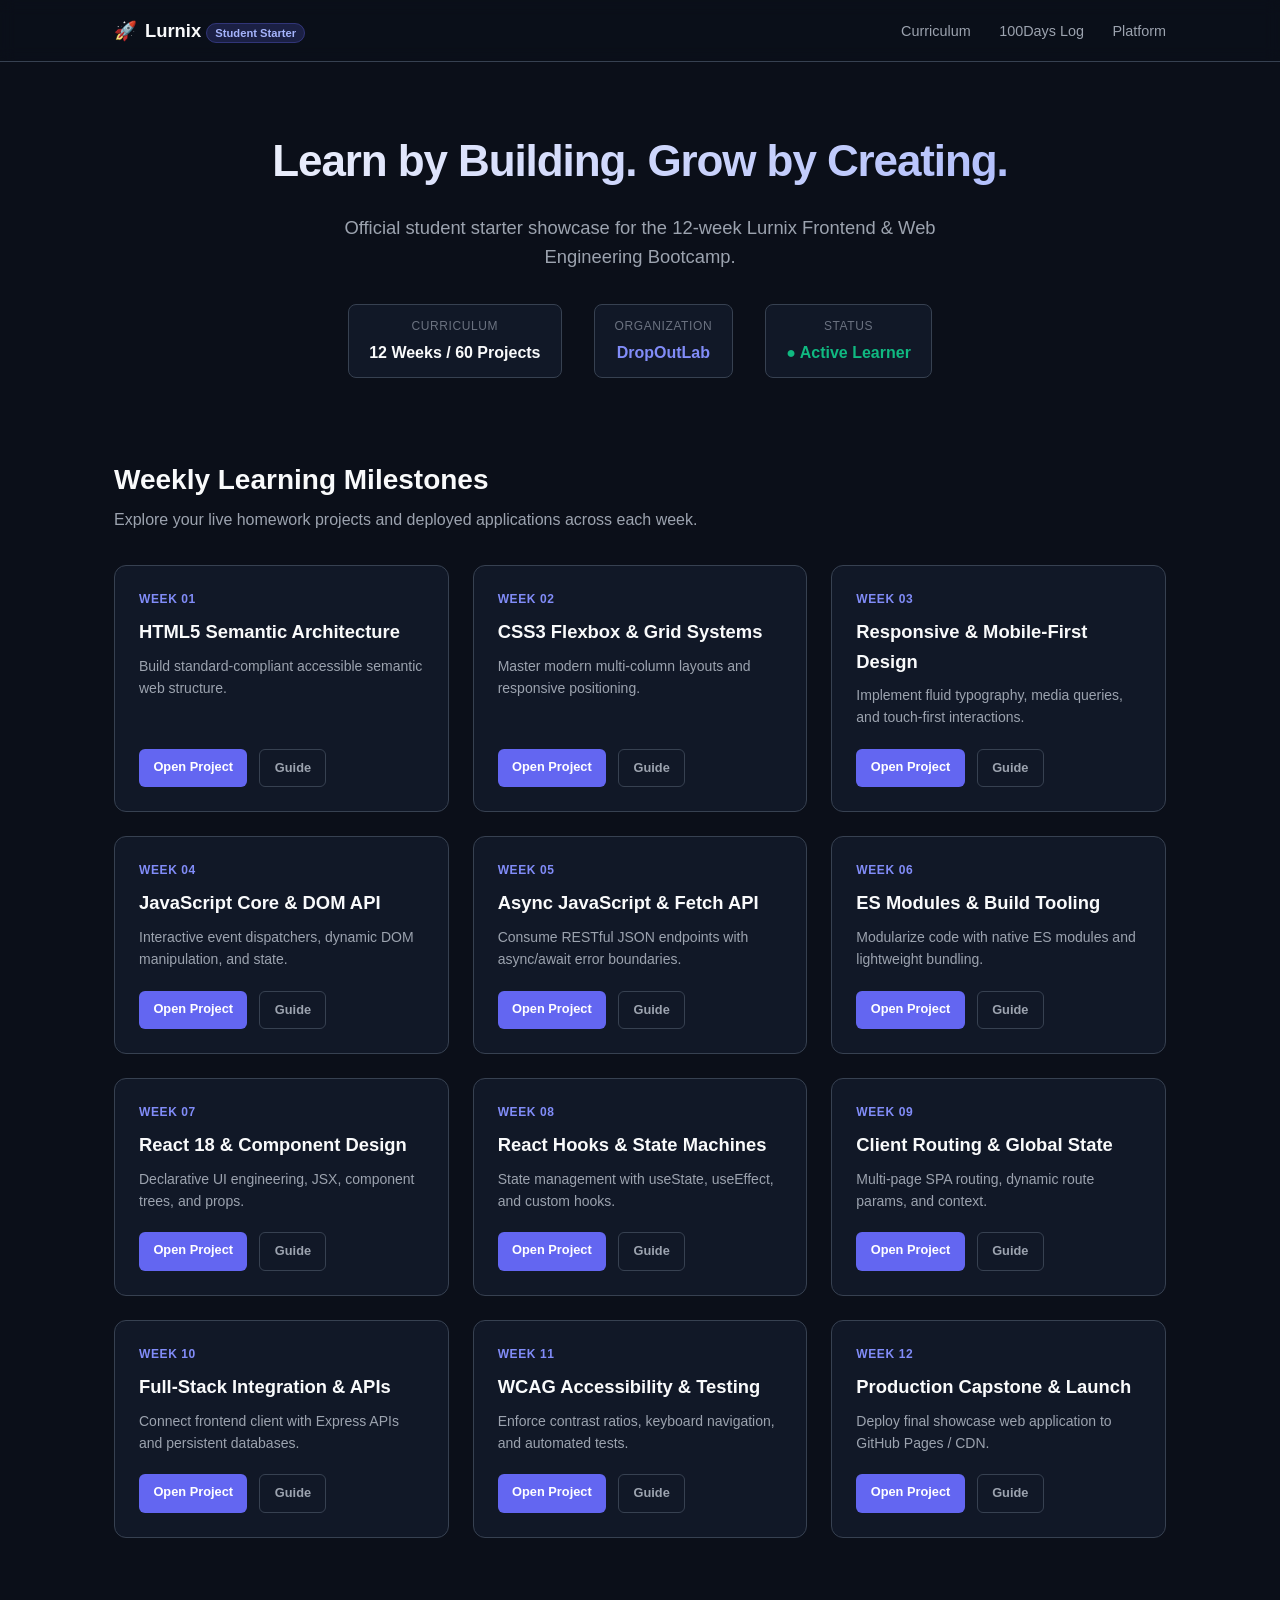
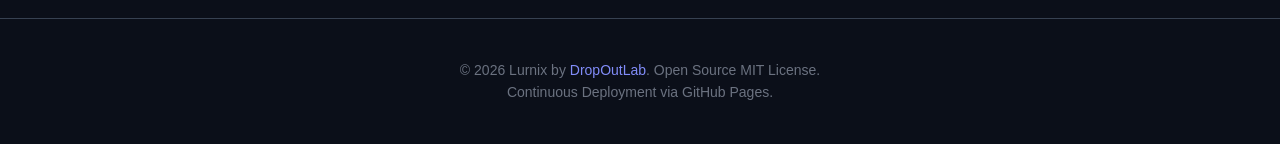
<file: index.html>
<!DOCTYPE html>
<html lang="en">
<head>
  <meta charset="UTF-8">
  <meta name="viewport" content="width=device-width, initial-scale=1.0">
  <title>Lurnix Student Bootcamp Showcase</title>
  <link rel="stylesheet" href="style.css">
</head>
<body>
  <header class="header">
    <div class="container nav-container">
      <div class="logo">
        <span class="logo-icon">🚀</span>
        <span class="logo-text">Lurnix <span class="badge">Student Starter</span></span>
      </div>
      <nav class="nav">
        <a href="#weeks">Curriculum</a>
        <a href="LOG.md">100Days Log</a>
        <a href="https://github.com/dropoutlab-dev/lurnix" target="_blank" rel="noopener">Platform</a>
      </nav>
    </div>
  </header>

  <main class="container main-content">
    <section class="hero">
      <h1 class="hero-title">Learn by Building. Grow by Creating.</h1>
      <p class="hero-subtitle">
        Official student starter showcase for the 12-week Lurnix Frontend & Web Engineering Bootcamp.
      </p>
      <div class="hero-meta">
        <div class="meta-item">
          <span class="meta-label">Curriculum</span>
          <span class="meta-value">12 Weeks / 60 Projects</span>
        </div>
        <div class="meta-item">
          <span class="meta-label">Organization</span>
          <span class="meta-value"><a href="https://github.com/dropoutlab-dev" target="_blank">DropOutLab</a></span>
        </div>
        <div class="meta-item">
          <span class="meta-label">Status</span>
          <span class="meta-value text-success">● Active Learner</span>
        </div>
      </div>
    </section>

    <section id="weeks" class="weeks-section">
      <div class="section-header">
        <h2>Weekly Learning Milestones</h2>
        <p>Explore your live homework projects and deployed applications across each week.</p>
      </div>

      <div class="weeks-grid" id="weeksGrid">
        <!-- Rendered dynamically by app.js -->
      </div>
    </section>
  </main>

  <footer class="footer">
    <div class="container footer-content">
      <p>&copy; 2026 Lurnix by <a href="https://github.com/dropoutlab-dev">DropOutLab</a>. Open Source MIT License.</p>
      <p>Continuous Deployment via GitHub Pages.</p>
    </div>
  </footer>

  <script src="app.js"></script>
</body>
</html>
</file>
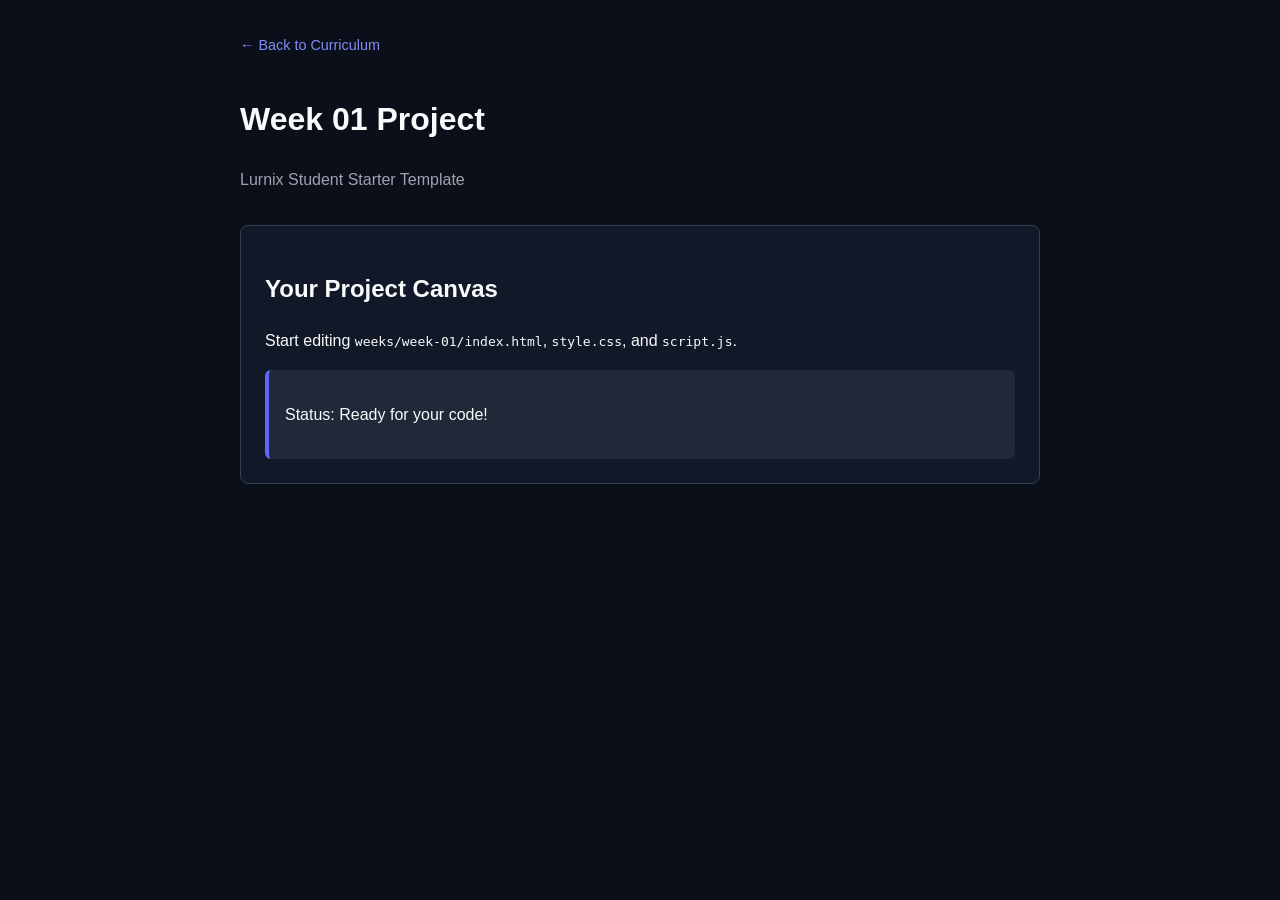
<file: weeks/week-01/index.html>
<!DOCTYPE html>
<html lang="en">
<head>
  <meta charset="UTF-8">
  <meta name="viewport" content="width=device-width, initial-scale=1.0">
  <title>Week 01 Project — Lurnix</title>
  <link rel="stylesheet" href="style.css">
</head>
<body>
  <div class="project-container">
    <header>
      <a href="../../index.html" class="back-link">← Back to Curriculum</a>
      <h1>Week 01 Project</h1>
      <p class="subtitle">Lurnix Student Starter Template</p>
    </header>

    <main class="sandbox-area">
      <div class="card">
        <h2>Your Project Canvas</h2>
        <p>Start editing <code>weeks/week-01/index.html</code>, <code>style.css</code>, and <code>script.js</code>.</p>
        <div id="output" class="output-box">
          <p>Status: Ready for your code!</p>
        </div>
      </div>
    </main>
  </div>
  <script src="script.js"></script>
</body>
</html>
</file>
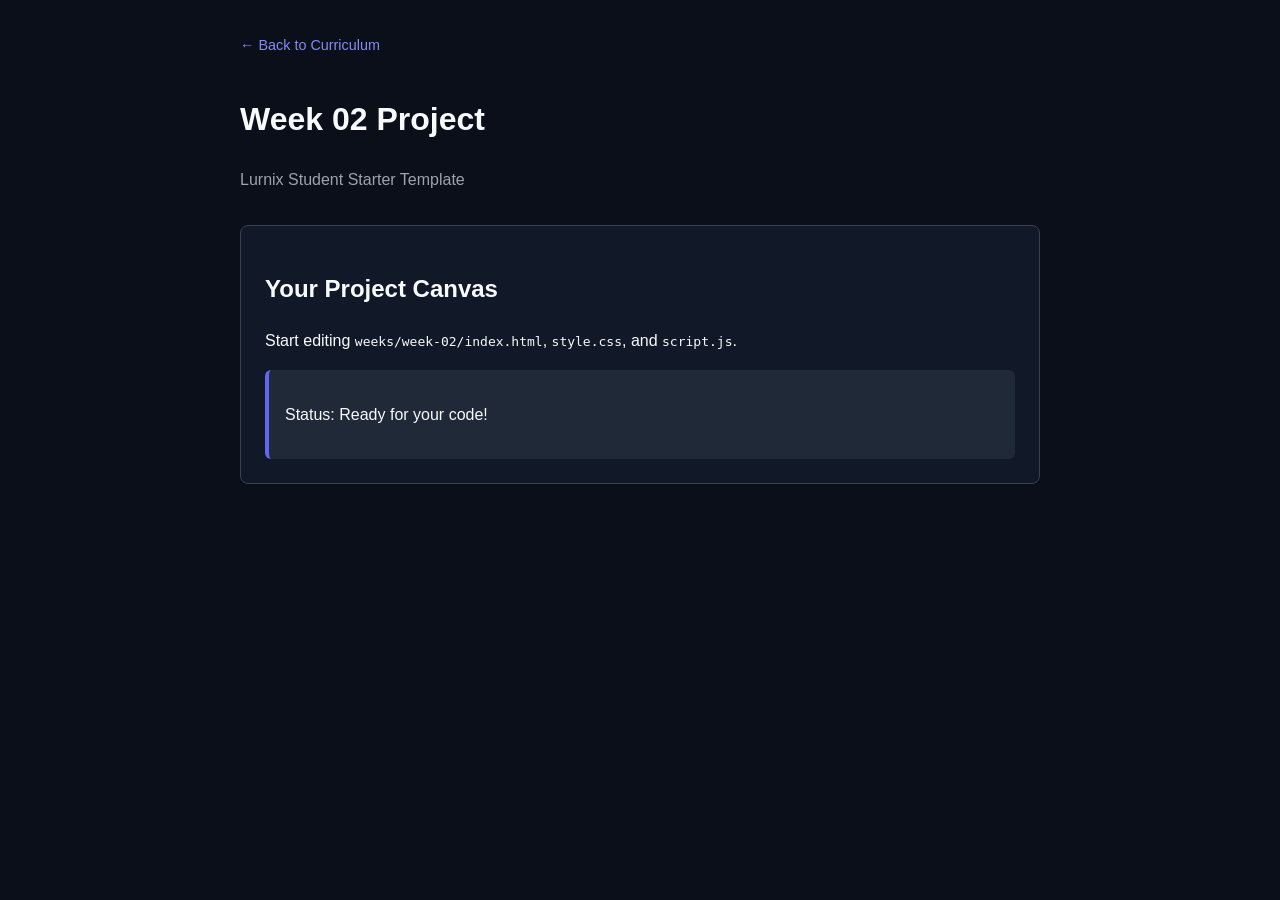
<file: weeks/week-02/index.html>
<!DOCTYPE html>
<html lang="en">
<head>
  <meta charset="UTF-8">
  <meta name="viewport" content="width=device-width, initial-scale=1.0">
  <title>Week 02 Project — Lurnix</title>
  <link rel="stylesheet" href="style.css">
</head>
<body>
  <div class="project-container">
    <header>
      <a href="../../index.html" class="back-link">← Back to Curriculum</a>
      <h1>Week 02 Project</h1>
      <p class="subtitle">Lurnix Student Starter Template</p>
    </header>

    <main class="sandbox-area">
      <div class="card">
        <h2>Your Project Canvas</h2>
        <p>Start editing <code>weeks/week-02/index.html</code>, <code>style.css</code>, and <code>script.js</code>.</p>
        <div id="output" class="output-box">
          <p>Status: Ready for your code!</p>
        </div>
      </div>
    </main>
  </div>
  <script src="script.js"></script>
</body>
</html>
</file>
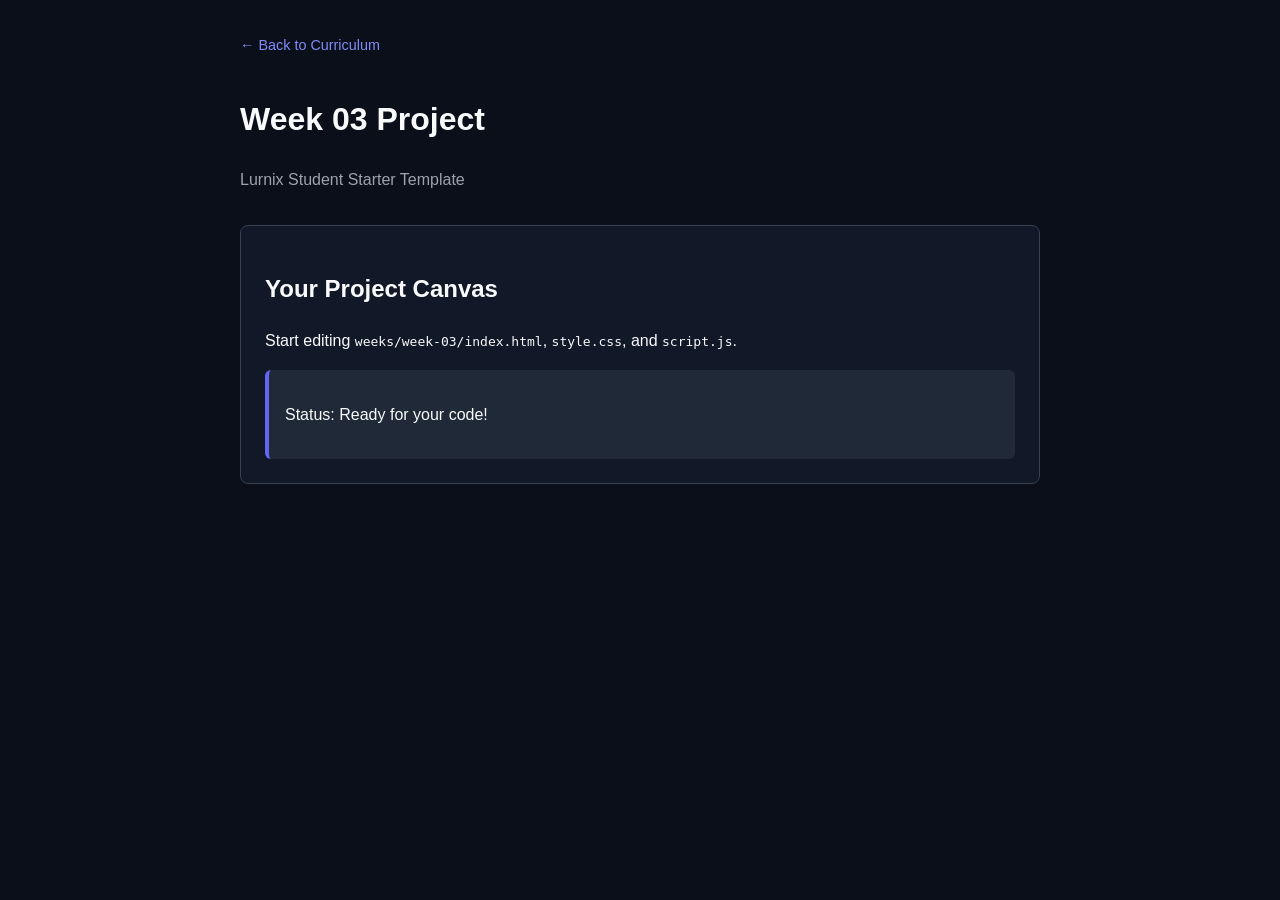
<file: weeks/week-03/index.html>
<!DOCTYPE html>
<html lang="en">
<head>
  <meta charset="UTF-8">
  <meta name="viewport" content="width=device-width, initial-scale=1.0">
  <title>Week 03 Project — Lurnix</title>
  <link rel="stylesheet" href="style.css">
</head>
<body>
  <div class="project-container">
    <header>
      <a href="../../index.html" class="back-link">← Back to Curriculum</a>
      <h1>Week 03 Project</h1>
      <p class="subtitle">Lurnix Student Starter Template</p>
    </header>

    <main class="sandbox-area">
      <div class="card">
        <h2>Your Project Canvas</h2>
        <p>Start editing <code>weeks/week-03/index.html</code>, <code>style.css</code>, and <code>script.js</code>.</p>
        <div id="output" class="output-box">
          <p>Status: Ready for your code!</p>
        </div>
      </div>
    </main>
  </div>
  <script src="script.js"></script>
</body>
</html>
</file>
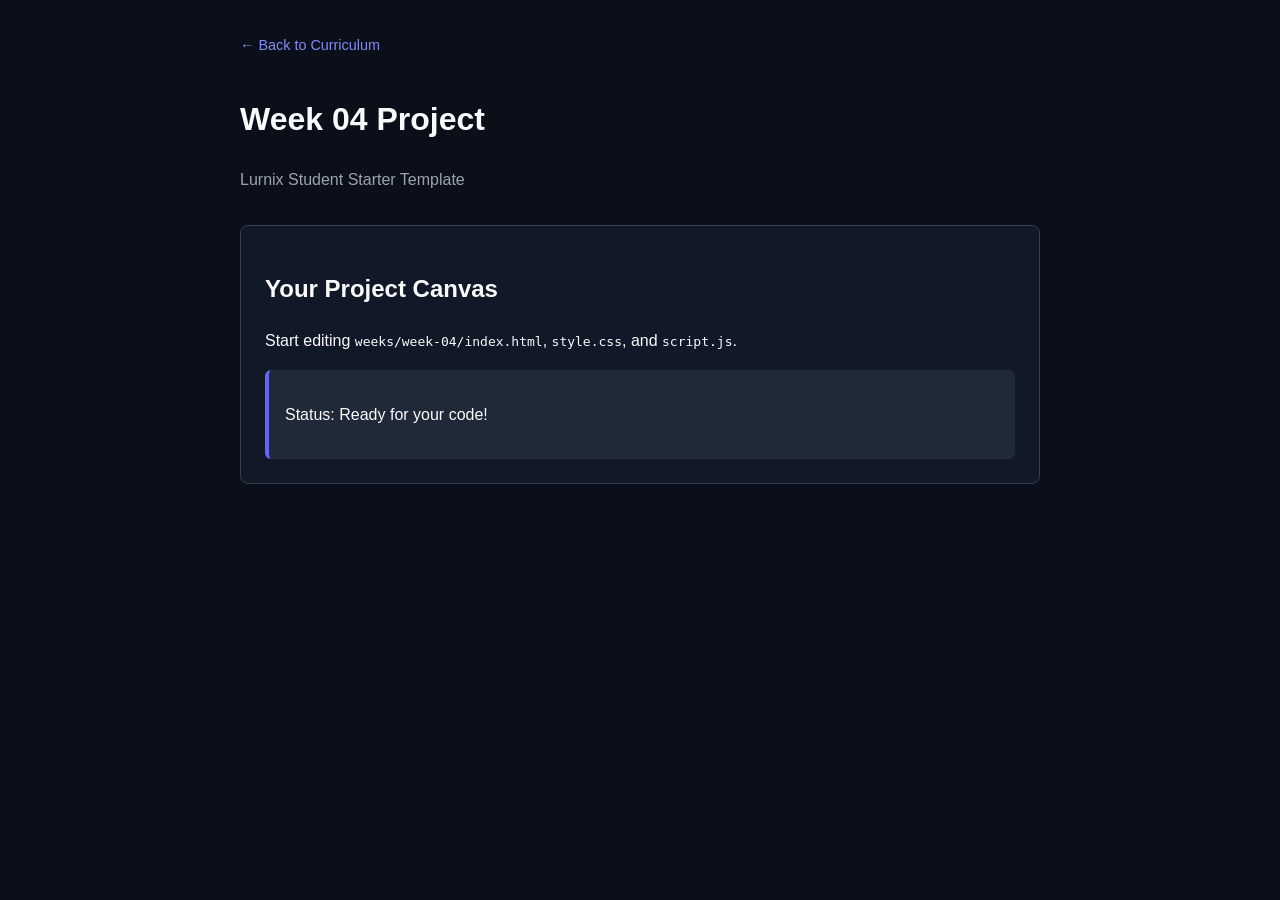
<file: weeks/week-04/index.html>
<!DOCTYPE html>
<html lang="en">
<head>
  <meta charset="UTF-8">
  <meta name="viewport" content="width=device-width, initial-scale=1.0">
  <title>Week 04 Project — Lurnix</title>
  <link rel="stylesheet" href="style.css">
</head>
<body>
  <div class="project-container">
    <header>
      <a href="../../index.html" class="back-link">← Back to Curriculum</a>
      <h1>Week 04 Project</h1>
      <p class="subtitle">Lurnix Student Starter Template</p>
    </header>

    <main class="sandbox-area">
      <div class="card">
        <h2>Your Project Canvas</h2>
        <p>Start editing <code>weeks/week-04/index.html</code>, <code>style.css</code>, and <code>script.js</code>.</p>
        <div id="output" class="output-box">
          <p>Status: Ready for your code!</p>
        </div>
      </div>
    </main>
  </div>
  <script src="script.js"></script>
</body>
</html>
</file>
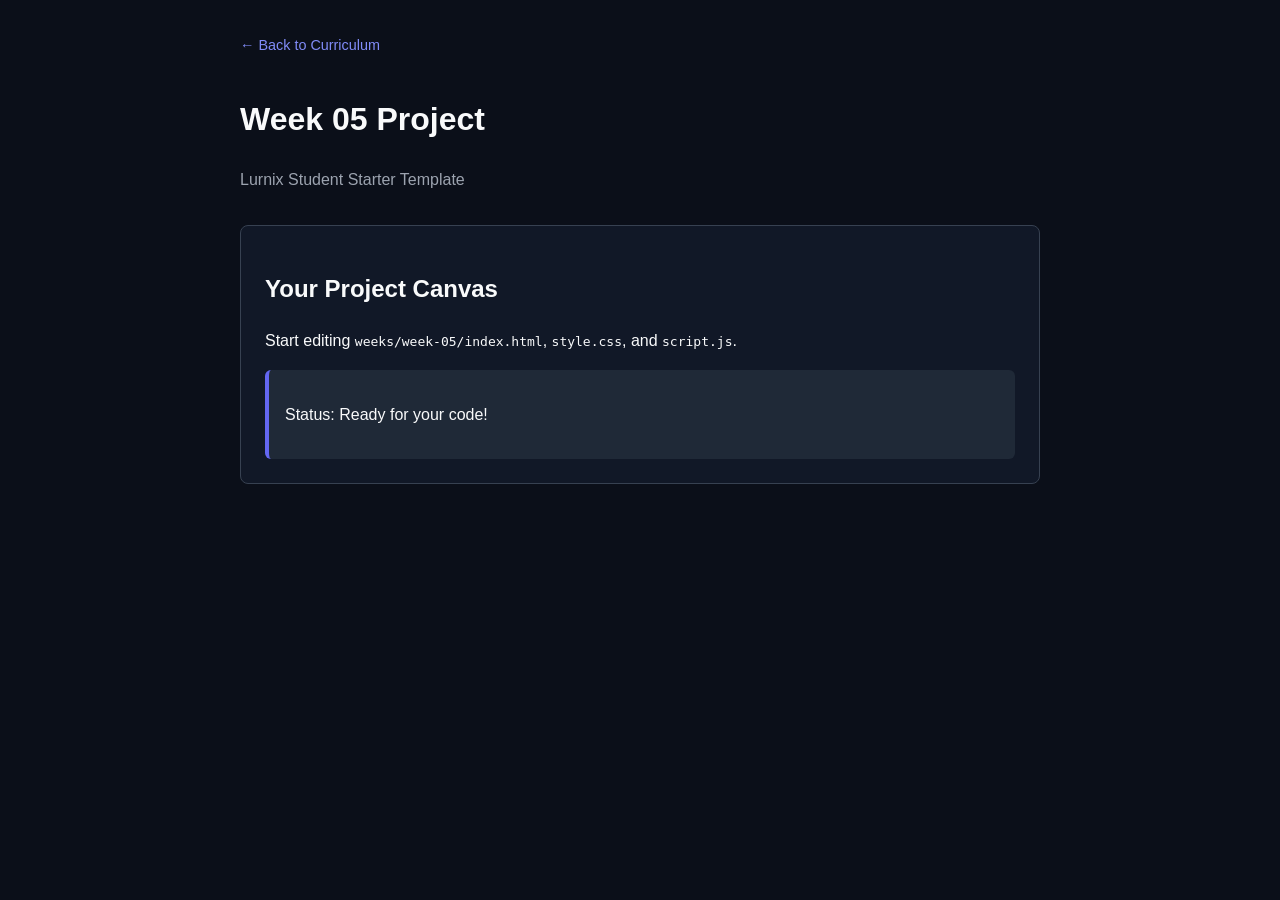
<file: weeks/week-05/index.html>
<!DOCTYPE html>
<html lang="en">
<head>
  <meta charset="UTF-8">
  <meta name="viewport" content="width=device-width, initial-scale=1.0">
  <title>Week 05 Project — Lurnix</title>
  <link rel="stylesheet" href="style.css">
</head>
<body>
  <div class="project-container">
    <header>
      <a href="../../index.html" class="back-link">← Back to Curriculum</a>
      <h1>Week 05 Project</h1>
      <p class="subtitle">Lurnix Student Starter Template</p>
    </header>

    <main class="sandbox-area">
      <div class="card">
        <h2>Your Project Canvas</h2>
        <p>Start editing <code>weeks/week-05/index.html</code>, <code>style.css</code>, and <code>script.js</code>.</p>
        <div id="output" class="output-box">
          <p>Status: Ready for your code!</p>
        </div>
      </div>
    </main>
  </div>
  <script src="script.js"></script>
</body>
</html>
</file>
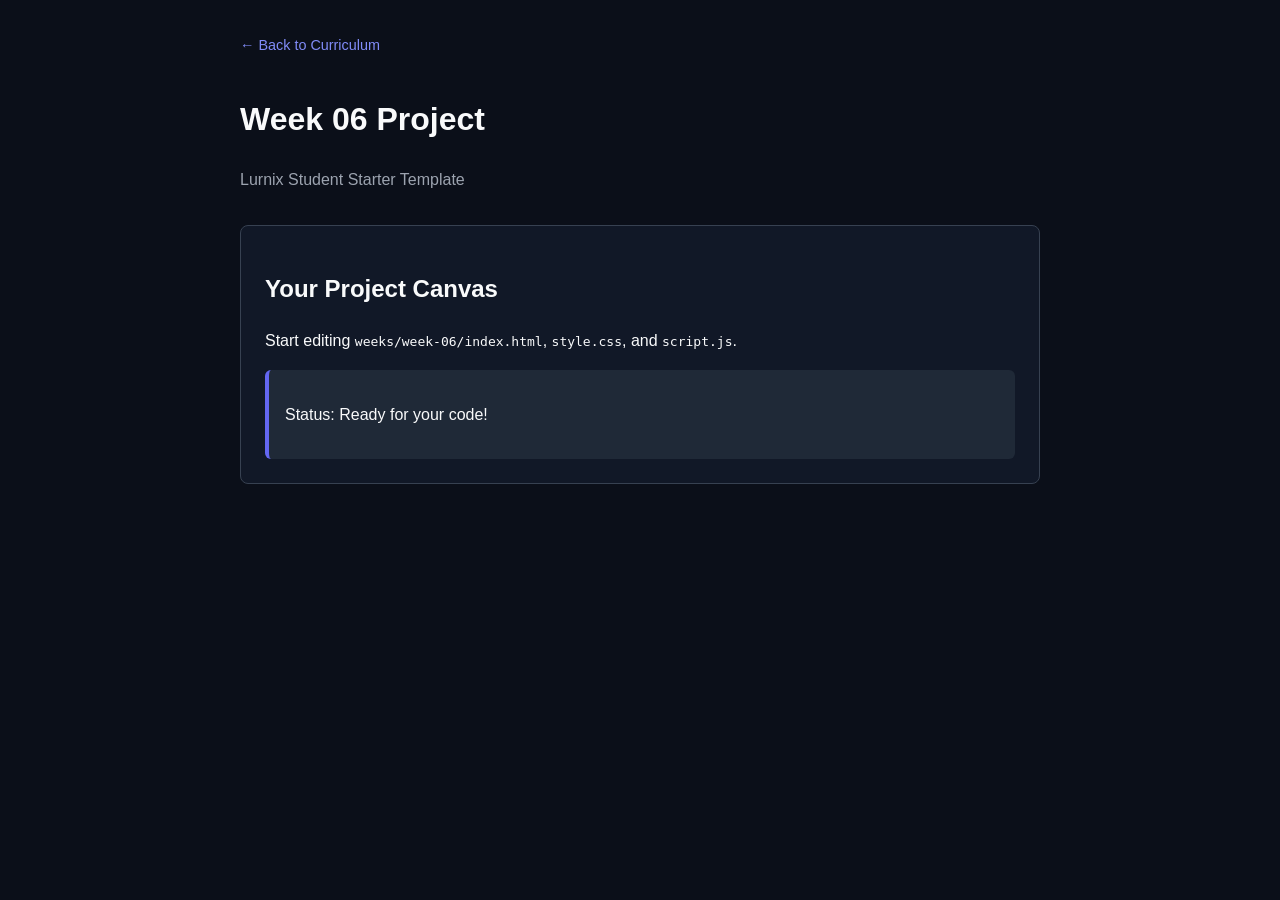
<file: weeks/week-06/index.html>
<!DOCTYPE html>
<html lang="en">
<head>
  <meta charset="UTF-8">
  <meta name="viewport" content="width=device-width, initial-scale=1.0">
  <title>Week 06 Project — Lurnix</title>
  <link rel="stylesheet" href="style.css">
</head>
<body>
  <div class="project-container">
    <header>
      <a href="../../index.html" class="back-link">← Back to Curriculum</a>
      <h1>Week 06 Project</h1>
      <p class="subtitle">Lurnix Student Starter Template</p>
    </header>

    <main class="sandbox-area">
      <div class="card">
        <h2>Your Project Canvas</h2>
        <p>Start editing <code>weeks/week-06/index.html</code>, <code>style.css</code>, and <code>script.js</code>.</p>
        <div id="output" class="output-box">
          <p>Status: Ready for your code!</p>
        </div>
      </div>
    </main>
  </div>
  <script src="script.js"></script>
</body>
</html>
</file>
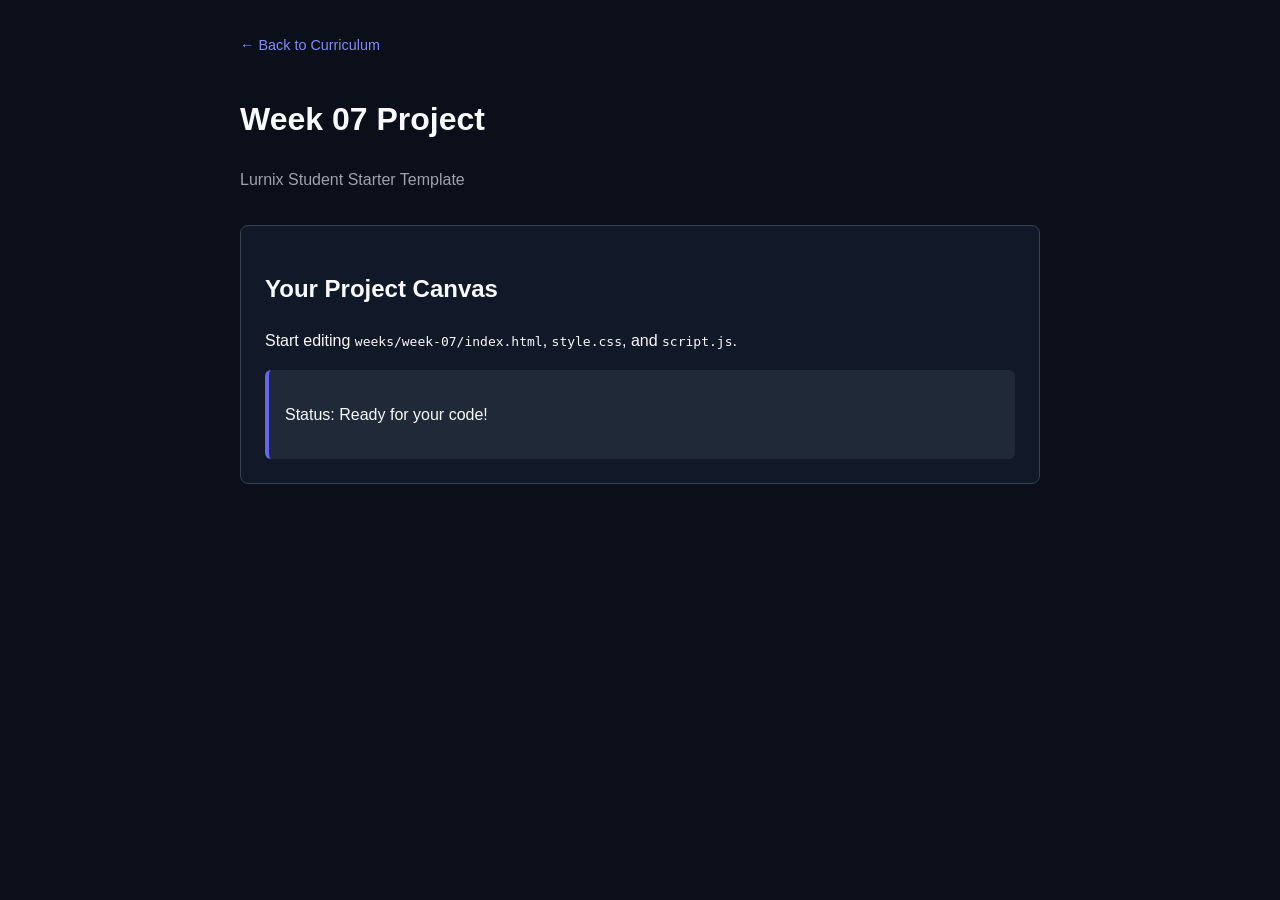
<file: weeks/week-07/index.html>
<!DOCTYPE html>
<html lang="en">
<head>
  <meta charset="UTF-8">
  <meta name="viewport" content="width=device-width, initial-scale=1.0">
  <title>Week 07 Project — Lurnix</title>
  <link rel="stylesheet" href="style.css">
</head>
<body>
  <div class="project-container">
    <header>
      <a href="../../index.html" class="back-link">← Back to Curriculum</a>
      <h1>Week 07 Project</h1>
      <p class="subtitle">Lurnix Student Starter Template</p>
    </header>

    <main class="sandbox-area">
      <div class="card">
        <h2>Your Project Canvas</h2>
        <p>Start editing <code>weeks/week-07/index.html</code>, <code>style.css</code>, and <code>script.js</code>.</p>
        <div id="output" class="output-box">
          <p>Status: Ready for your code!</p>
        </div>
      </div>
    </main>
  </div>
  <script src="script.js"></script>
</body>
</html>
</file>
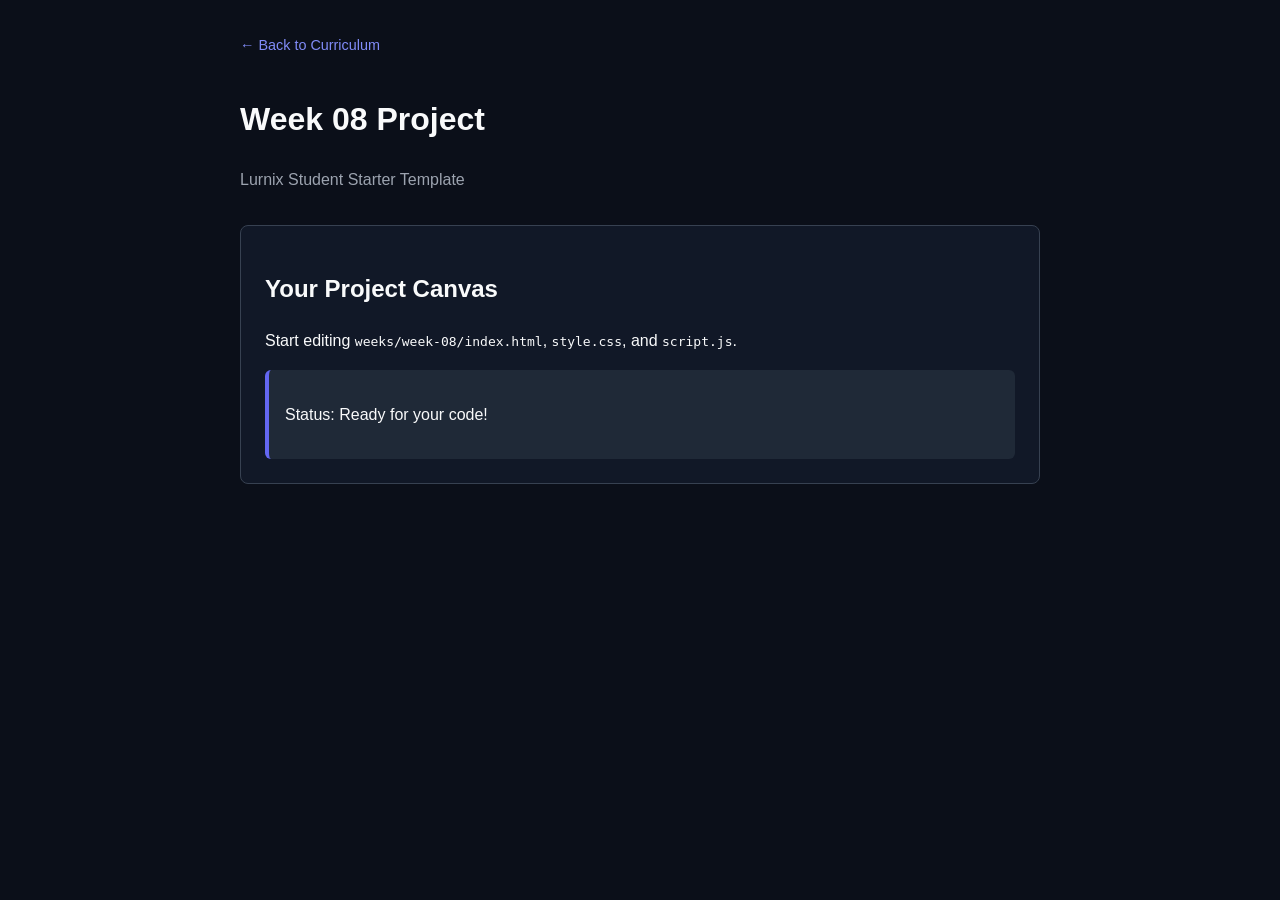
<file: weeks/week-08/index.html>
<!DOCTYPE html>
<html lang="en">
<head>
  <meta charset="UTF-8">
  <meta name="viewport" content="width=device-width, initial-scale=1.0">
  <title>Week 08 Project — Lurnix</title>
  <link rel="stylesheet" href="style.css">
</head>
<body>
  <div class="project-container">
    <header>
      <a href="../../index.html" class="back-link">← Back to Curriculum</a>
      <h1>Week 08 Project</h1>
      <p class="subtitle">Lurnix Student Starter Template</p>
    </header>

    <main class="sandbox-area">
      <div class="card">
        <h2>Your Project Canvas</h2>
        <p>Start editing <code>weeks/week-08/index.html</code>, <code>style.css</code>, and <code>script.js</code>.</p>
        <div id="output" class="output-box">
          <p>Status: Ready for your code!</p>
        </div>
      </div>
    </main>
  </div>
  <script src="script.js"></script>
</body>
</html>
</file>
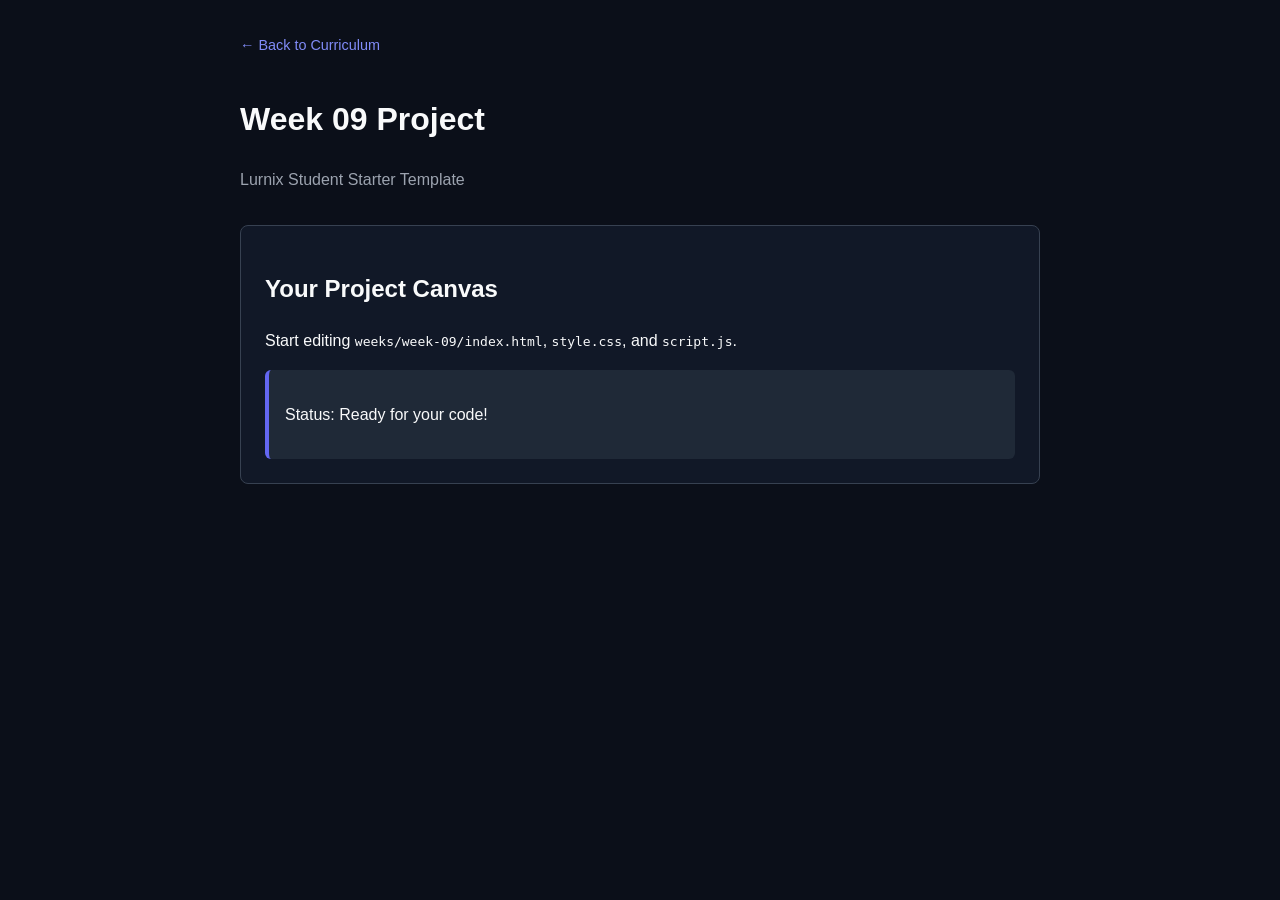
<file: weeks/week-09/index.html>
<!DOCTYPE html>
<html lang="en">
<head>
  <meta charset="UTF-8">
  <meta name="viewport" content="width=device-width, initial-scale=1.0">
  <title>Week 09 Project — Lurnix</title>
  <link rel="stylesheet" href="style.css">
</head>
<body>
  <div class="project-container">
    <header>
      <a href="../../index.html" class="back-link">← Back to Curriculum</a>
      <h1>Week 09 Project</h1>
      <p class="subtitle">Lurnix Student Starter Template</p>
    </header>

    <main class="sandbox-area">
      <div class="card">
        <h2>Your Project Canvas</h2>
        <p>Start editing <code>weeks/week-09/index.html</code>, <code>style.css</code>, and <code>script.js</code>.</p>
        <div id="output" class="output-box">
          <p>Status: Ready for your code!</p>
        </div>
      </div>
    </main>
  </div>
  <script src="script.js"></script>
</body>
</html>
</file>
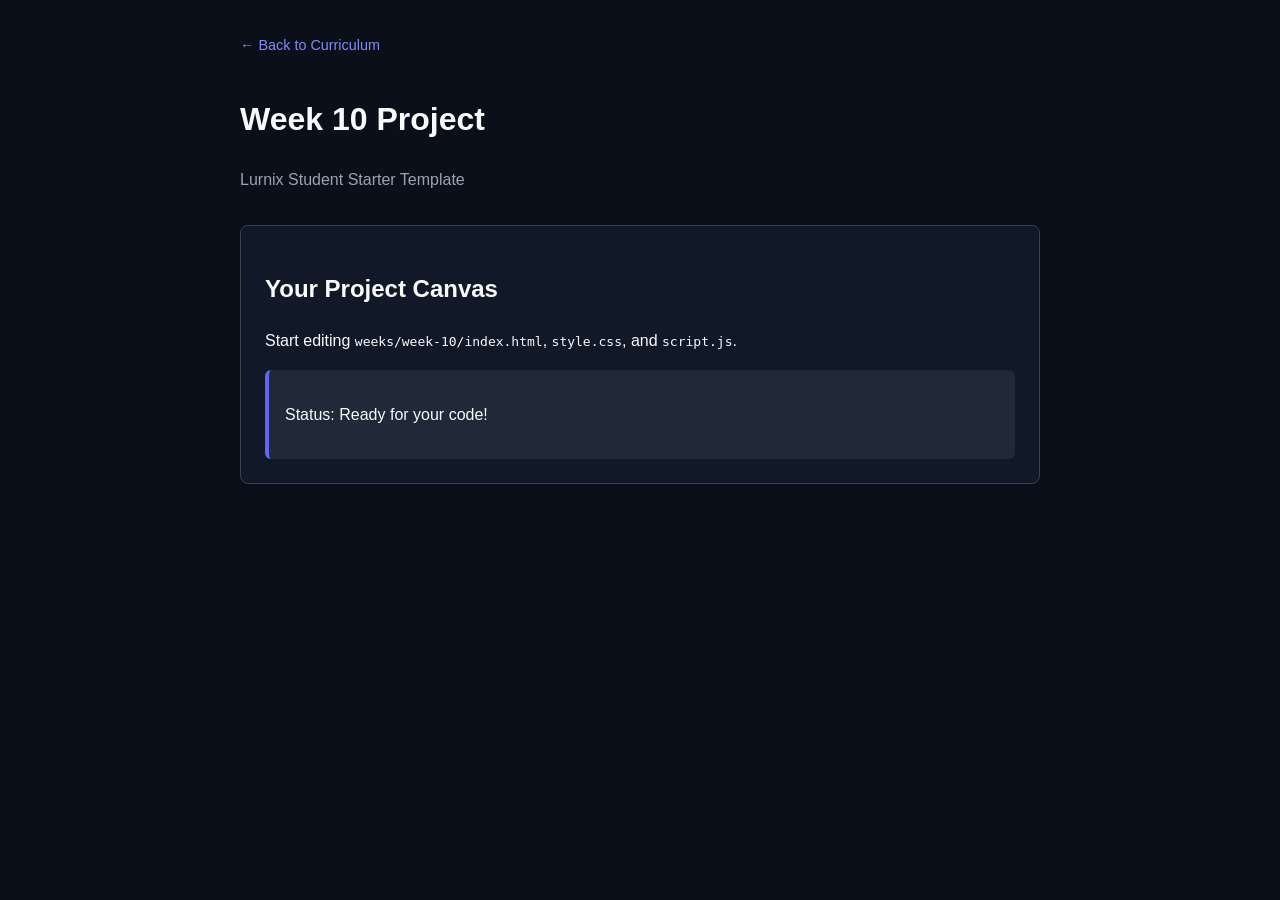
<file: weeks/week-10/index.html>
<!DOCTYPE html>
<html lang="en">
<head>
  <meta charset="UTF-8">
  <meta name="viewport" content="width=device-width, initial-scale=1.0">
  <title>Week 10 Project — Lurnix</title>
  <link rel="stylesheet" href="style.css">
</head>
<body>
  <div class="project-container">
    <header>
      <a href="../../index.html" class="back-link">← Back to Curriculum</a>
      <h1>Week 10 Project</h1>
      <p class="subtitle">Lurnix Student Starter Template</p>
    </header>

    <main class="sandbox-area">
      <div class="card">
        <h2>Your Project Canvas</h2>
        <p>Start editing <code>weeks/week-10/index.html</code>, <code>style.css</code>, and <code>script.js</code>.</p>
        <div id="output" class="output-box">
          <p>Status: Ready for your code!</p>
        </div>
      </div>
    </main>
  </div>
  <script src="script.js"></script>
</body>
</html>
</file>
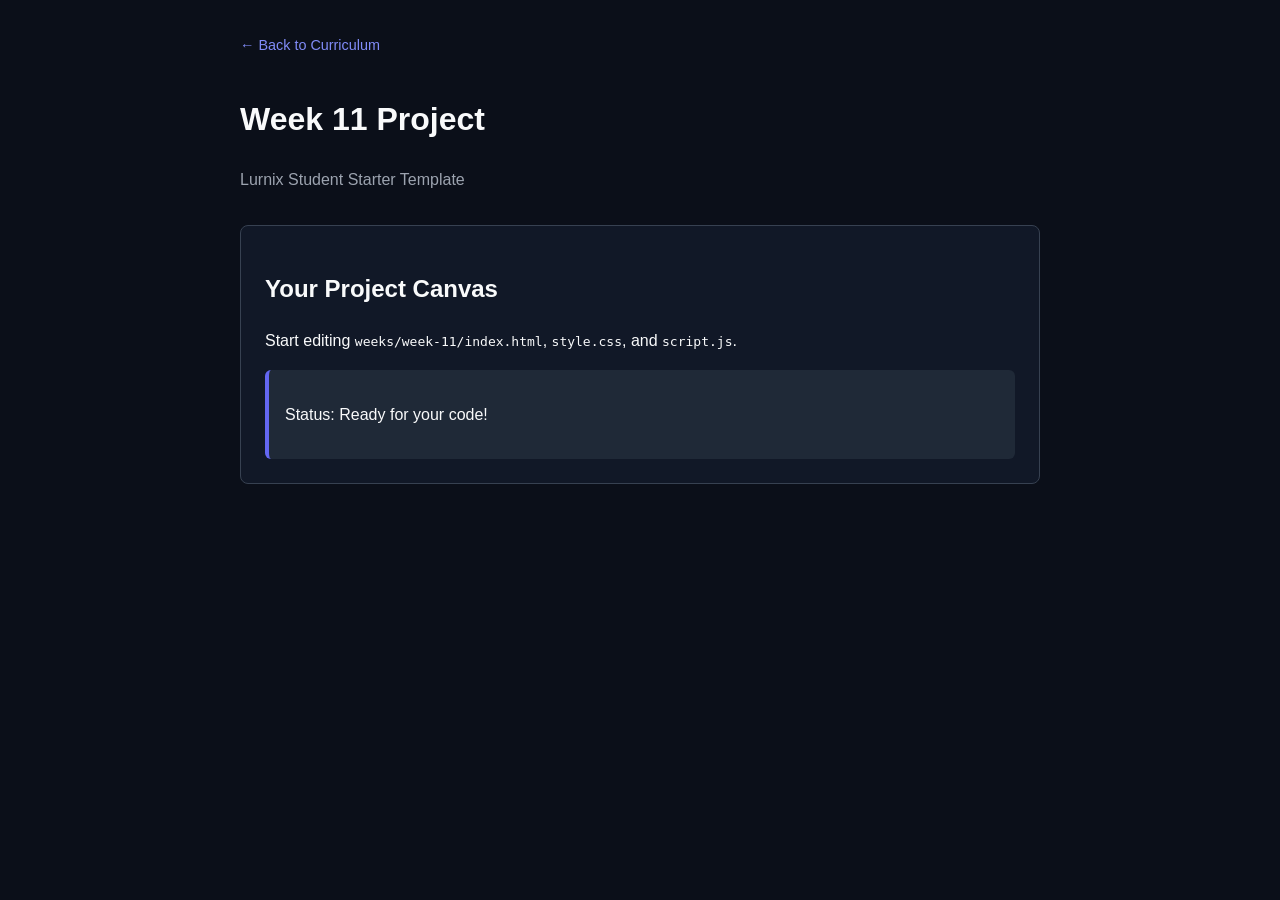
<file: weeks/week-11/index.html>
<!DOCTYPE html>
<html lang="en">
<head>
  <meta charset="UTF-8">
  <meta name="viewport" content="width=device-width, initial-scale=1.0">
  <title>Week 11 Project — Lurnix</title>
  <link rel="stylesheet" href="style.css">
</head>
<body>
  <div class="project-container">
    <header>
      <a href="../../index.html" class="back-link">← Back to Curriculum</a>
      <h1>Week 11 Project</h1>
      <p class="subtitle">Lurnix Student Starter Template</p>
    </header>

    <main class="sandbox-area">
      <div class="card">
        <h2>Your Project Canvas</h2>
        <p>Start editing <code>weeks/week-11/index.html</code>, <code>style.css</code>, and <code>script.js</code>.</p>
        <div id="output" class="output-box">
          <p>Status: Ready for your code!</p>
        </div>
      </div>
    </main>
  </div>
  <script src="script.js"></script>
</body>
</html>
</file>
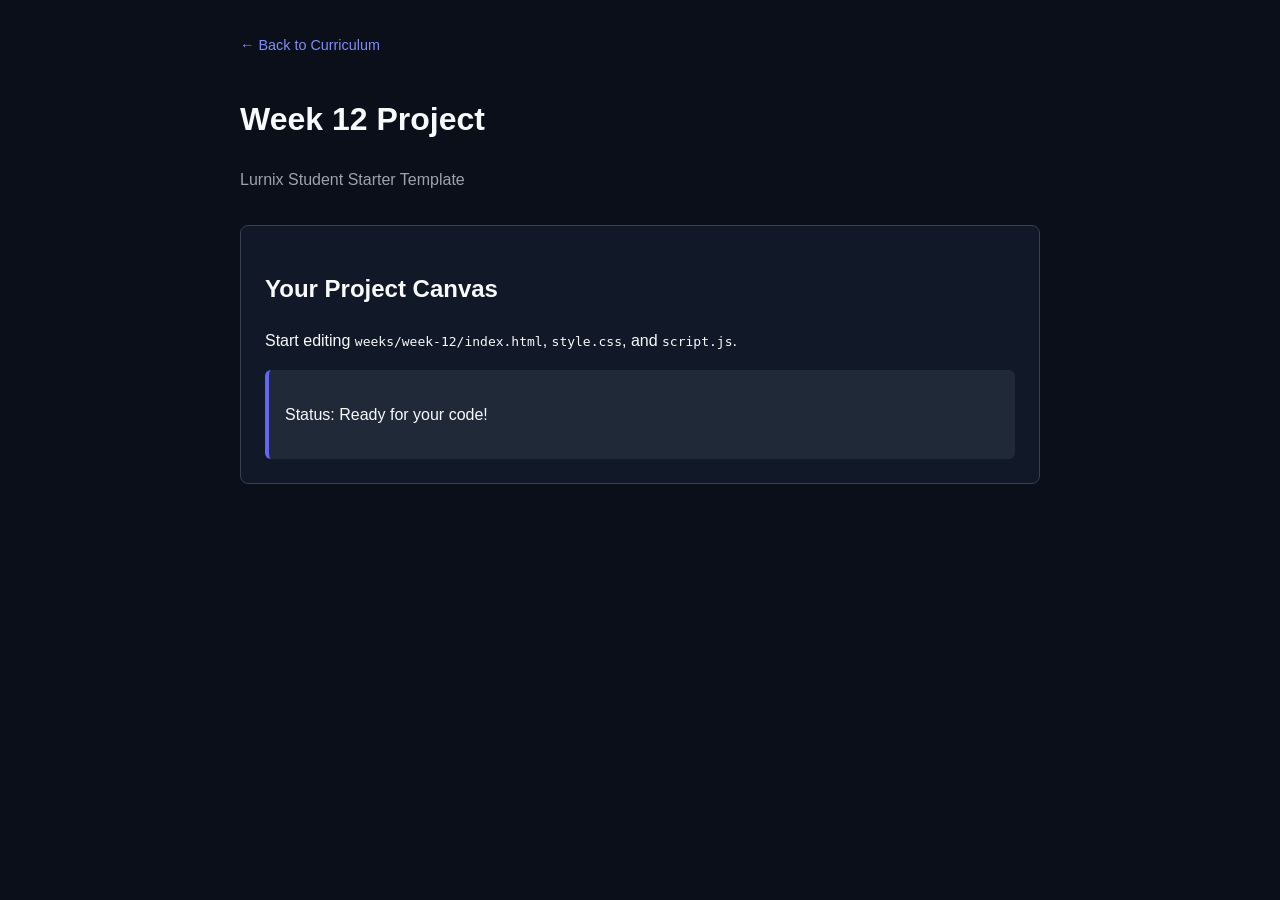
<file: weeks/week-12/index.html>
<!DOCTYPE html>
<html lang="en">
<head>
  <meta charset="UTF-8">
  <meta name="viewport" content="width=device-width, initial-scale=1.0">
  <title>Week 12 Project — Lurnix</title>
  <link rel="stylesheet" href="style.css">
</head>
<body>
  <div class="project-container">
    <header>
      <a href="../../index.html" class="back-link">← Back to Curriculum</a>
      <h1>Week 12 Project</h1>
      <p class="subtitle">Lurnix Student Starter Template</p>
    </header>

    <main class="sandbox-area">
      <div class="card">
        <h2>Your Project Canvas</h2>
        <p>Start editing <code>weeks/week-12/index.html</code>, <code>style.css</code>, and <code>script.js</code>.</p>
        <div id="output" class="output-box">
          <p>Status: Ready for your code!</p>
        </div>
      </div>
    </main>
  </div>
  <script src="script.js"></script>
</body>
</html>
</file>
<file: style.css>
:root {
  --bg-primary: #0b0f19;
  --bg-card: #111827;
  --bg-card-hover: #1f2937;
  --border: #374151;
  --accent: #6366f1;
  --accent-hover: #4f46e5;
  --text-primary: #f9fafb;
  --text-secondary: #9ca3af;
  --text-muted: #6b7280;
  --success: #10b981;
}

* {
  box-sizing: border-box;
  margin: 0;
  padding: 0;
}

body {
  font-family: -apple-system, BlinkMacSystemFont, "Segoe UI", Roboto, "Helvetica Neue", Arial, sans-serif;
  background-color: var(--bg-primary);
  color: var(--text-primary);
  line-height: 1.6;
}

.container {
  max-width: 1100px;
  margin: 0 auto;
  padding: 0 1.5rem;
}

.header {
  border-bottom: 1px solid var(--border);
  padding: 1rem 0;
  background: rgba(11, 15, 25, 0.8);
  backdrop-filter: blur(8px);
  position: sticky;
  top: 0;
  z-index: 100;
}

.nav-container {
  display: flex;
  justify-content: space-between;
  align-items: center;
}

.logo {
  display: flex;
  align-items: center;
  gap: 0.5rem;
  font-weight: 700;
  font-size: 1.15rem;
}

.badge {
  font-size: 0.7rem;
  background: rgba(99, 102, 241, 0.2);
  color: #a5b4fc;
  padding: 0.2rem 0.5rem;
  border-radius: 9999px;
  border: 1px solid rgba(99, 102, 241, 0.3);
}

.nav a {
  color: var(--text-secondary);
  text-decoration: none;
  margin-left: 1.5rem;
  font-size: 0.9rem;
  transition: color 0.15s ease;
}

.nav a:hover {
  color: var(--text-primary);
}

.hero {
  padding: 4rem 0 3rem;
  text-align: center;
}

.hero-title {
  font-size: 2.75rem;
  font-weight: 800;
  letter-spacing: -0.025em;
  background: linear-gradient(135deg, #f9fafb 0%, #a5b4fc 100%);
  -webkit-background-clip: text;
  -webkit-text-fill-color: transparent;
  margin-bottom: 1rem;
}

.hero-subtitle {
  color: var(--text-secondary);
  font-size: 1.15rem;
  max-width: 650px;
  margin: 0 auto 2rem;
}

.hero-meta {
  display: flex;
  justify-content: center;
  gap: 2rem;
  flex-wrap: wrap;
}

.meta-item {
  background: var(--bg-card);
  border: 1px solid var(--border);
  padding: 0.75rem 1.25rem;
  border-radius: 0.5rem;
  display: flex;
  flex-direction: column;
  gap: 0.25rem;
}

.meta-label {
  font-size: 0.75rem;
  text-transform: uppercase;
  letter-spacing: 0.05em;
  color: var(--text-muted);
}

.meta-value {
  font-weight: 600;
}

.meta-value a {
  color: #818cf8;
  text-decoration: none;
}

.text-success {
  color: var(--success);
}

.weeks-section {
  padding: 2rem 0 5rem;
}

.section-header {
  margin-bottom: 2rem;
}

.section-header h2 {
  font-size: 1.75rem;
  font-weight: 700;
}

.section-header p {
  color: var(--text-secondary);
  margin-top: 0.25rem;
}

.weeks-grid {
  display: grid;
  grid-template-columns: repeat(auto-fill, minmax(320px, 1fr));
  gap: 1.5rem;
}

.week-card {
  background: var(--bg-card);
  border: 1px solid var(--border);
  border-radius: 0.75rem;
  padding: 1.5rem;
  transition: transform 0.2s ease, border-color 0.2s ease;
  display: flex;
  flex-direction: column;
  justify-content: space-between;
}

.week-card:hover {
  transform: translateY(-2px);
  border-color: #6366f1;
}

.week-number {
  font-size: 0.75rem;
  font-weight: 700;
  color: #818cf8;
  text-transform: uppercase;
  letter-spacing: 0.05em;
  margin-bottom: 0.5rem;
}

.week-title {
  font-size: 1.15rem;
  font-weight: 700;
  margin-bottom: 0.5rem;
}

.week-desc {
  color: var(--text-secondary);
  font-size: 0.875rem;
  margin-bottom: 1.25rem;
  flex-grow: 1;
}

.week-links {
  display: flex;
  gap: 0.75rem;
}

.btn {
  padding: 0.5rem 0.9rem;
  font-size: 0.8rem;
  font-weight: 600;
  border-radius: 0.375rem;
  text-decoration: none;
  display: inline-block;
  transition: all 0.15s ease;
}

.btn-primary {
  background: var(--accent);
  color: #fff;
}

.btn-primary:hover {
  background: var(--accent-hover);
}

.btn-secondary {
  background: transparent;
  color: var(--text-secondary);
  border: 1px solid var(--border);
}

.btn-secondary:hover {
  background: var(--bg-card-hover);
  color: var(--text-primary);
}

.footer {
  border-top: 1px solid var(--border);
  padding: 2.5rem 0;
  text-align: center;
  color: var(--text-muted);
  font-size: 0.875rem;
}

.footer a {
  color: #818cf8;
  text-decoration: none;
}
</file>
<file: weeks/week-01/style.css>
body {
  font-family: -apple-system, BlinkMacSystemFont, "Segoe UI", Roboto, sans-serif;
  background-color: #0b0f19;
  color: #f9fafb;
  margin: 0;
  padding: 2rem;
  line-height: 1.6;
}
.project-container {
  max-width: 800px;
  margin: 0 auto;
}
.back-link {
  color: #818cf8;
  text-decoration: none;
  font-size: 0.9rem;
  display: inline-block;
  margin-bottom: 1rem;
}
.subtitle {
  color: #9ca3af;
  margin-top: 0.25rem;
}
.sandbox-area {
  margin-top: 2rem;
}
.card {
  background: #111827;
  border: 1px solid #374151;
  border-radius: 0.5rem;
  padding: 1.5rem;
}
.output-box {
  margin-top: 1rem;
  padding: 1rem;
  background: #1f2937;
  border-radius: 0.375rem;
  border-left: 4px solid #6366f1;
}
</file>
<file: weeks/week-02/style.css>
body {
  font-family: -apple-system, BlinkMacSystemFont, "Segoe UI", Roboto, sans-serif;
  background-color: #0b0f19;
  color: #f9fafb;
  margin: 0;
  padding: 2rem;
  line-height: 1.6;
}
.project-container {
  max-width: 800px;
  margin: 0 auto;
}
.back-link {
  color: #818cf8;
  text-decoration: none;
  font-size: 0.9rem;
  display: inline-block;
  margin-bottom: 1rem;
}
.subtitle {
  color: #9ca3af;
  margin-top: 0.25rem;
}
.sandbox-area {
  margin-top: 2rem;
}
.card {
  background: #111827;
  border: 1px solid #374151;
  border-radius: 0.5rem;
  padding: 1.5rem;
}
.output-box {
  margin-top: 1rem;
  padding: 1rem;
  background: #1f2937;
  border-radius: 0.375rem;
  border-left: 4px solid #6366f1;
}
</file>
<file: weeks/week-03/style.css>
body {
  font-family: -apple-system, BlinkMacSystemFont, "Segoe UI", Roboto, sans-serif;
  background-color: #0b0f19;
  color: #f9fafb;
  margin: 0;
  padding: 2rem;
  line-height: 1.6;
}
.project-container {
  max-width: 800px;
  margin: 0 auto;
}
.back-link {
  color: #818cf8;
  text-decoration: none;
  font-size: 0.9rem;
  display: inline-block;
  margin-bottom: 1rem;
}
.subtitle {
  color: #9ca3af;
  margin-top: 0.25rem;
}
.sandbox-area {
  margin-top: 2rem;
}
.card {
  background: #111827;
  border: 1px solid #374151;
  border-radius: 0.5rem;
  padding: 1.5rem;
}
.output-box {
  margin-top: 1rem;
  padding: 1rem;
  background: #1f2937;
  border-radius: 0.375rem;
  border-left: 4px solid #6366f1;
}
</file>
<file: weeks/week-04/style.css>
body {
  font-family: -apple-system, BlinkMacSystemFont, "Segoe UI", Roboto, sans-serif;
  background-color: #0b0f19;
  color: #f9fafb;
  margin: 0;
  padding: 2rem;
  line-height: 1.6;
}
.project-container {
  max-width: 800px;
  margin: 0 auto;
}
.back-link {
  color: #818cf8;
  text-decoration: none;
  font-size: 0.9rem;
  display: inline-block;
  margin-bottom: 1rem;
}
.subtitle {
  color: #9ca3af;
  margin-top: 0.25rem;
}
.sandbox-area {
  margin-top: 2rem;
}
.card {
  background: #111827;
  border: 1px solid #374151;
  border-radius: 0.5rem;
  padding: 1.5rem;
}
.output-box {
  margin-top: 1rem;
  padding: 1rem;
  background: #1f2937;
  border-radius: 0.375rem;
  border-left: 4px solid #6366f1;
}
</file>
<file: weeks/week-05/style.css>
body {
  font-family: -apple-system, BlinkMacSystemFont, "Segoe UI", Roboto, sans-serif;
  background-color: #0b0f19;
  color: #f9fafb;
  margin: 0;
  padding: 2rem;
  line-height: 1.6;
}
.project-container {
  max-width: 800px;
  margin: 0 auto;
}
.back-link {
  color: #818cf8;
  text-decoration: none;
  font-size: 0.9rem;
  display: inline-block;
  margin-bottom: 1rem;
}
.subtitle {
  color: #9ca3af;
  margin-top: 0.25rem;
}
.sandbox-area {
  margin-top: 2rem;
}
.card {
  background: #111827;
  border: 1px solid #374151;
  border-radius: 0.5rem;
  padding: 1.5rem;
}
.output-box {
  margin-top: 1rem;
  padding: 1rem;
  background: #1f2937;
  border-radius: 0.375rem;
  border-left: 4px solid #6366f1;
}
</file>
<file: weeks/week-06/style.css>
body {
  font-family: -apple-system, BlinkMacSystemFont, "Segoe UI", Roboto, sans-serif;
  background-color: #0b0f19;
  color: #f9fafb;
  margin: 0;
  padding: 2rem;
  line-height: 1.6;
}
.project-container {
  max-width: 800px;
  margin: 0 auto;
}
.back-link {
  color: #818cf8;
  text-decoration: none;
  font-size: 0.9rem;
  display: inline-block;
  margin-bottom: 1rem;
}
.subtitle {
  color: #9ca3af;
  margin-top: 0.25rem;
}
.sandbox-area {
  margin-top: 2rem;
}
.card {
  background: #111827;
  border: 1px solid #374151;
  border-radius: 0.5rem;
  padding: 1.5rem;
}
.output-box {
  margin-top: 1rem;
  padding: 1rem;
  background: #1f2937;
  border-radius: 0.375rem;
  border-left: 4px solid #6366f1;
}
</file>
<file: weeks/week-07/style.css>
body {
  font-family: -apple-system, BlinkMacSystemFont, "Segoe UI", Roboto, sans-serif;
  background-color: #0b0f19;
  color: #f9fafb;
  margin: 0;
  padding: 2rem;
  line-height: 1.6;
}
.project-container {
  max-width: 800px;
  margin: 0 auto;
}
.back-link {
  color: #818cf8;
  text-decoration: none;
  font-size: 0.9rem;
  display: inline-block;
  margin-bottom: 1rem;
}
.subtitle {
  color: #9ca3af;
  margin-top: 0.25rem;
}
.sandbox-area {
  margin-top: 2rem;
}
.card {
  background: #111827;
  border: 1px solid #374151;
  border-radius: 0.5rem;
  padding: 1.5rem;
}
.output-box {
  margin-top: 1rem;
  padding: 1rem;
  background: #1f2937;
  border-radius: 0.375rem;
  border-left: 4px solid #6366f1;
}
</file>
<file: weeks/week-08/style.css>
body {
  font-family: -apple-system, BlinkMacSystemFont, "Segoe UI", Roboto, sans-serif;
  background-color: #0b0f19;
  color: #f9fafb;
  margin: 0;
  padding: 2rem;
  line-height: 1.6;
}
.project-container {
  max-width: 800px;
  margin: 0 auto;
}
.back-link {
  color: #818cf8;
  text-decoration: none;
  font-size: 0.9rem;
  display: inline-block;
  margin-bottom: 1rem;
}
.subtitle {
  color: #9ca3af;
  margin-top: 0.25rem;
}
.sandbox-area {
  margin-top: 2rem;
}
.card {
  background: #111827;
  border: 1px solid #374151;
  border-radius: 0.5rem;
  padding: 1.5rem;
}
.output-box {
  margin-top: 1rem;
  padding: 1rem;
  background: #1f2937;
  border-radius: 0.375rem;
  border-left: 4px solid #6366f1;
}
</file>
<file: weeks/week-09/style.css>
body {
  font-family: -apple-system, BlinkMacSystemFont, "Segoe UI", Roboto, sans-serif;
  background-color: #0b0f19;
  color: #f9fafb;
  margin: 0;
  padding: 2rem;
  line-height: 1.6;
}
.project-container {
  max-width: 800px;
  margin: 0 auto;
}
.back-link {
  color: #818cf8;
  text-decoration: none;
  font-size: 0.9rem;
  display: inline-block;
  margin-bottom: 1rem;
}
.subtitle {
  color: #9ca3af;
  margin-top: 0.25rem;
}
.sandbox-area {
  margin-top: 2rem;
}
.card {
  background: #111827;
  border: 1px solid #374151;
  border-radius: 0.5rem;
  padding: 1.5rem;
}
.output-box {
  margin-top: 1rem;
  padding: 1rem;
  background: #1f2937;
  border-radius: 0.375rem;
  border-left: 4px solid #6366f1;
}
</file>
<file: weeks/week-10/style.css>
body {
  font-family: -apple-system, BlinkMacSystemFont, "Segoe UI", Roboto, sans-serif;
  background-color: #0b0f19;
  color: #f9fafb;
  margin: 0;
  padding: 2rem;
  line-height: 1.6;
}
.project-container {
  max-width: 800px;
  margin: 0 auto;
}
.back-link {
  color: #818cf8;
  text-decoration: none;
  font-size: 0.9rem;
  display: inline-block;
  margin-bottom: 1rem;
}
.subtitle {
  color: #9ca3af;
  margin-top: 0.25rem;
}
.sandbox-area {
  margin-top: 2rem;
}
.card {
  background: #111827;
  border: 1px solid #374151;
  border-radius: 0.5rem;
  padding: 1.5rem;
}
.output-box {
  margin-top: 1rem;
  padding: 1rem;
  background: #1f2937;
  border-radius: 0.375rem;
  border-left: 4px solid #6366f1;
}
</file>
<file: weeks/week-11/style.css>
body {
  font-family: -apple-system, BlinkMacSystemFont, "Segoe UI", Roboto, sans-serif;
  background-color: #0b0f19;
  color: #f9fafb;
  margin: 0;
  padding: 2rem;
  line-height: 1.6;
}
.project-container {
  max-width: 800px;
  margin: 0 auto;
}
.back-link {
  color: #818cf8;
  text-decoration: none;
  font-size: 0.9rem;
  display: inline-block;
  margin-bottom: 1rem;
}
.subtitle {
  color: #9ca3af;
  margin-top: 0.25rem;
}
.sandbox-area {
  margin-top: 2rem;
}
.card {
  background: #111827;
  border: 1px solid #374151;
  border-radius: 0.5rem;
  padding: 1.5rem;
}
.output-box {
  margin-top: 1rem;
  padding: 1rem;
  background: #1f2937;
  border-radius: 0.375rem;
  border-left: 4px solid #6366f1;
}
</file>
<file: weeks/week-12/style.css>
body {
  font-family: -apple-system, BlinkMacSystemFont, "Segoe UI", Roboto, sans-serif;
  background-color: #0b0f19;
  color: #f9fafb;
  margin: 0;
  padding: 2rem;
  line-height: 1.6;
}
.project-container {
  max-width: 800px;
  margin: 0 auto;
}
.back-link {
  color: #818cf8;
  text-decoration: none;
  font-size: 0.9rem;
  display: inline-block;
  margin-bottom: 1rem;
}
.subtitle {
  color: #9ca3af;
  margin-top: 0.25rem;
}
.sandbox-area {
  margin-top: 2rem;
}
.card {
  background: #111827;
  border: 1px solid #374151;
  border-radius: 0.5rem;
  padding: 1.5rem;
}
.output-box {
  margin-top: 1rem;
  padding: 1rem;
  background: #1f2937;
  border-radius: 0.375rem;
  border-left: 4px solid #6366f1;
}
</file>
